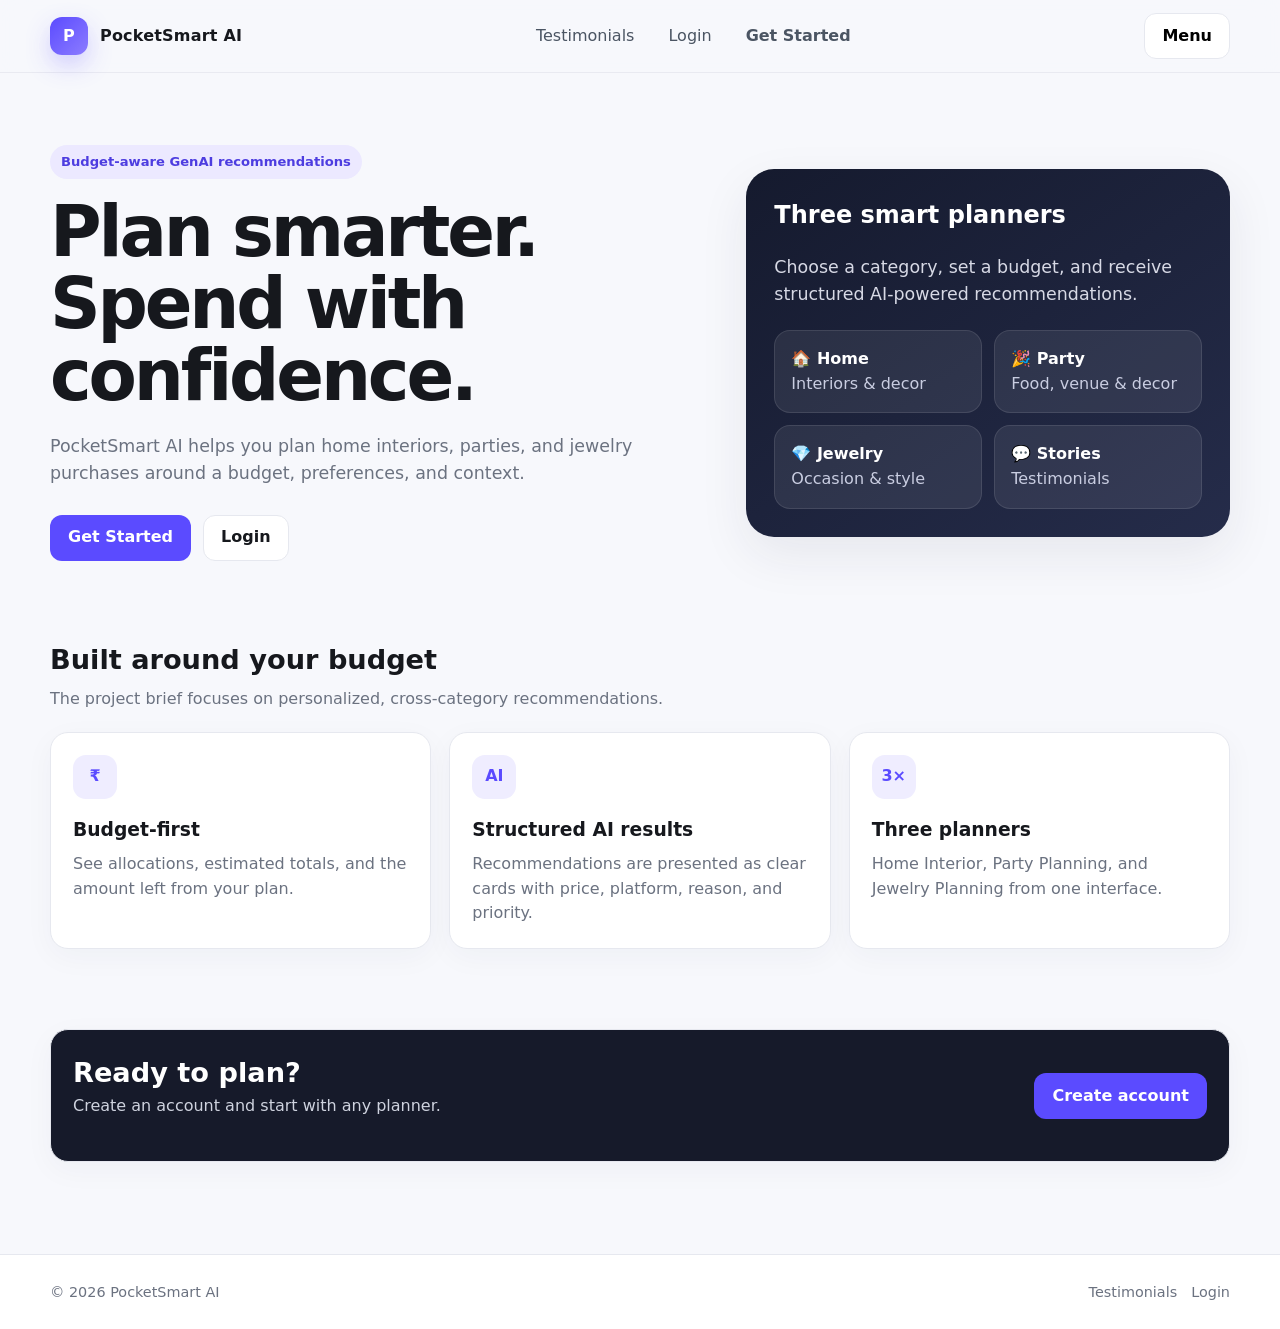
<file: pocketsmart_frontend/index.html>
<!doctype html>
<html lang="en">
<head>
  <meta charset="utf-8">
  <meta name="viewport" content="width=device-width,initial-scale=1">
  <title>PocketSmart AI</title>
  <meta http-equiv="refresh" content="0; url=templates/index.html">
  <script>
    window.location.replace('templates/index.html');
  </script>
</head>
<body>
  <p>Opening PocketSmart AI…</p>
  <p><a href="templates/index.html">Open PocketSmart AI</a></p>
</body>
</html>
</file>
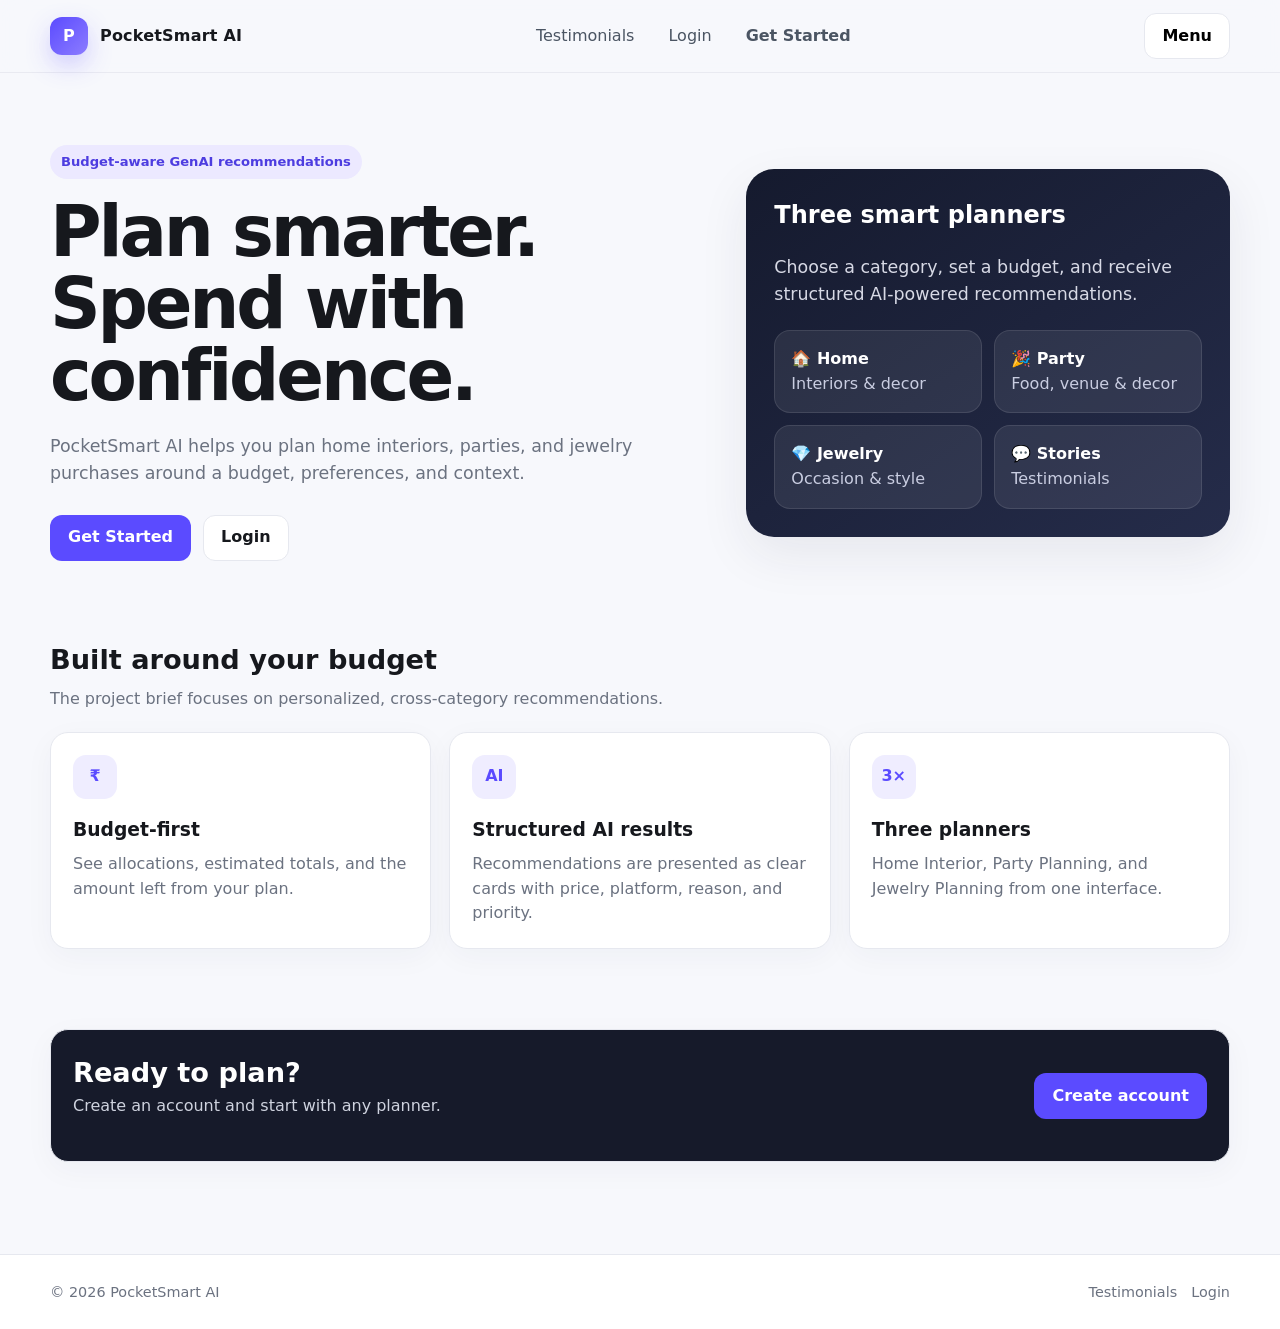
<file: pocketsmart_frontend/templates/index.html>
<!doctype html>
<html lang="en"><head><meta charset="utf-8"><meta name="viewport" content="width=device-width,initial-scale=1"><title>PocketSmart AI</title><link rel="stylesheet" href="../static/css/style.css"></head>
<body><header class="nav"><div class="container nav-inner"><a class="brand" href="index.html"><span class="brand-mark">P</span><span>PocketSmart AI</span></a><nav class="nav-links" data-auth-nav></nav><button class="btn btn-secondary mobile-menu" onclick="document.querySelector('.nav-links').classList.toggle('show')">Menu</button></div></header>
<main><section class="hero"><div class="container hero-grid"><div><span class="eyebrow">Budget-aware GenAI recommendations</span><h1>Plan smarter. Spend with confidence.</h1><p>PocketSmart AI helps you plan home interiors, parties, and jewelry purchases around a budget, preferences, and context.</p><div class="hero-actions"><a class="btn btn-primary" href="register.html">Get Started</a><a class="btn btn-secondary" href="login.html">Login</a></div></div><div class="hero-card"><h2 style="margin-top:0">Three smart planners</h2><p style="color:#d7d9e5">Choose a category, set a budget, and receive structured AI-powered recommendations.</p><div class="mini-grid"><a class="mini-card" href="home_planner.html"><strong>🏠 Home</strong><br><span style="color:#c9cde1">Interiors & decor</span></a><a class="mini-card" href="party_planner.html"><strong>🎉 Party</strong><br><span style="color:#c9cde1">Food, venue & decor</span></a><a class="mini-card" href="jewelry_planner.html"><strong>💎 Jewelry</strong><br><span style="color:#c9cde1">Occasion & style</span></a><a class="mini-card" href="testimonials.html"><strong>💬 Stories</strong><br><span style="color:#c9cde1">Testimonials</span></a></div></div></div></section>
<section class="section"><div class="container"><div class="section-head"><div><h2>Built around your budget</h2><p>The project brief focuses on personalized, cross-category recommendations.</p></div></div><div class="cards"><div class="card"><div class="icon-box">₹</div><h3>Budget-first</h3><p>See allocations, estimated totals, and the amount left from your plan.</p></div><div class="card"><div class="icon-box">AI</div><h3>Structured AI results</h3><p>Recommendations are presented as clear cards with price, platform, reason, and priority.</p></div><div class="card"><div class="icon-box">3×</div><h3>Three planners</h3><p>Home Interior, Party Planning, and Jewelry Planning from one interface.</p></div></div></div></section>
<section class="section"><div class="container"><div class="card" style="background:#161a2a;color:#fff"><div class="section-head"><div><h2>Ready to plan?</h2><p style="color:#cfd3df">Create an account and start with any planner.</p></div><a class="btn btn-primary" href="register.html">Create account</a></div></div></div></section></main>
<footer class="footer site-footer"><div class="container footer-inner"><span>© <span data-year></span> PocketSmart AI</span><div class="footer-links"><a href="testimonials.html">Testimonials</a><a href="login.html">Login</a></div></div></footer><script src="../static/js/app.js"></script></body></html>
</file>
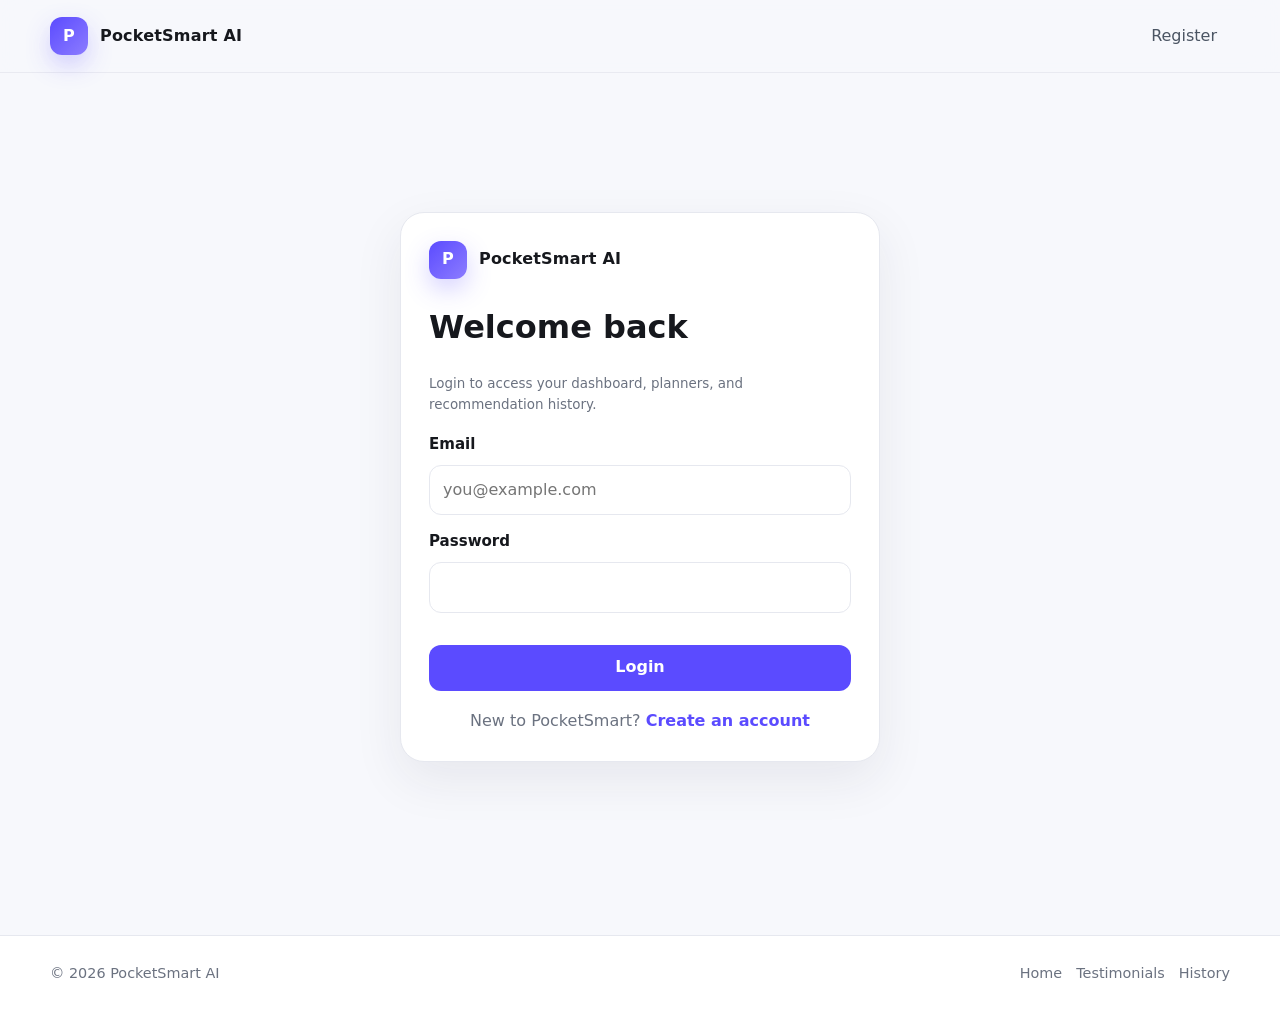
<file: pocketsmart_frontend/templates/dashboard.html>
<!doctype html><html lang="en"><head><meta charset="utf-8"><meta name="viewport" content="width=device-width,initial-scale=1"><title>Dashboard · PocketSmart AI</title><link rel="stylesheet" href="../static/css/style.css"></head><body data-auth-required="true"><header class="nav"><div class="container nav-inner"><a class="brand" href="index.html"><span class="brand-mark">P</span><span>PocketSmart AI</span></a><nav class="nav-links" data-auth-nav></nav></div></header><main class="page"><div class="container"><div class="section-head"><div><span class="eyebrow">Dashboard</span><h1>Welcome, <span id="welcomeName">User</span></h1><p>Recent recommendations, session details, and planner shortcuts.</p></div></div><div class="stats"><div class="stat"><div class="label">Saved plans</div><div class="value" id="historyCount">—</div></div><div class="stat"><div class="label">Session expires</div><div class="value" id="sessionExpiry" style="font-size:1rem">—</div></div><div class="stat"><div class="label">Planners</div><div class="value">3</div></div><div class="stat"><div class="label">AI engine</div><div class="value">Gemini</div></div></div><section class="section"><div class="section-head"><div><h2>Start a planner</h2><p>Choose the domain you want to plan.</p></div></div><div class="cards"><a class="card" href="home_planner.html"><div class="icon-box">🏠</div><h3>Home Interior</h3><p>Budget your rooms, furniture, lighting, and decor.</p></a><a class="card" href="party_planner.html"><div class="icon-box">🎉</div><h3>Party Planning</h3><p>Plan food, venues, decoration, and event needs.</p></a><a class="card" href="jewelry_planner.html"><div class="icon-box">💎</div><h3>Jewelry</h3><p>Match jewelry to occasion, style, and optional outfit image.</p></a></div></section><section class="section"><div class="section-head"><div><h2>Recent recommendations</h2><p>Your saved results from the recommendation history.</p></div><a class="btn btn-secondary" href="history.html">View history</a></div><div id="recentRoot" class="cards"><div class="loading">Loading…</div></div></section></div></main><div class="toast" id="toast"></div><script src="../static/js/app.js"></script><script src="../static/js/dashboard.js"></script></body></html>
</file>
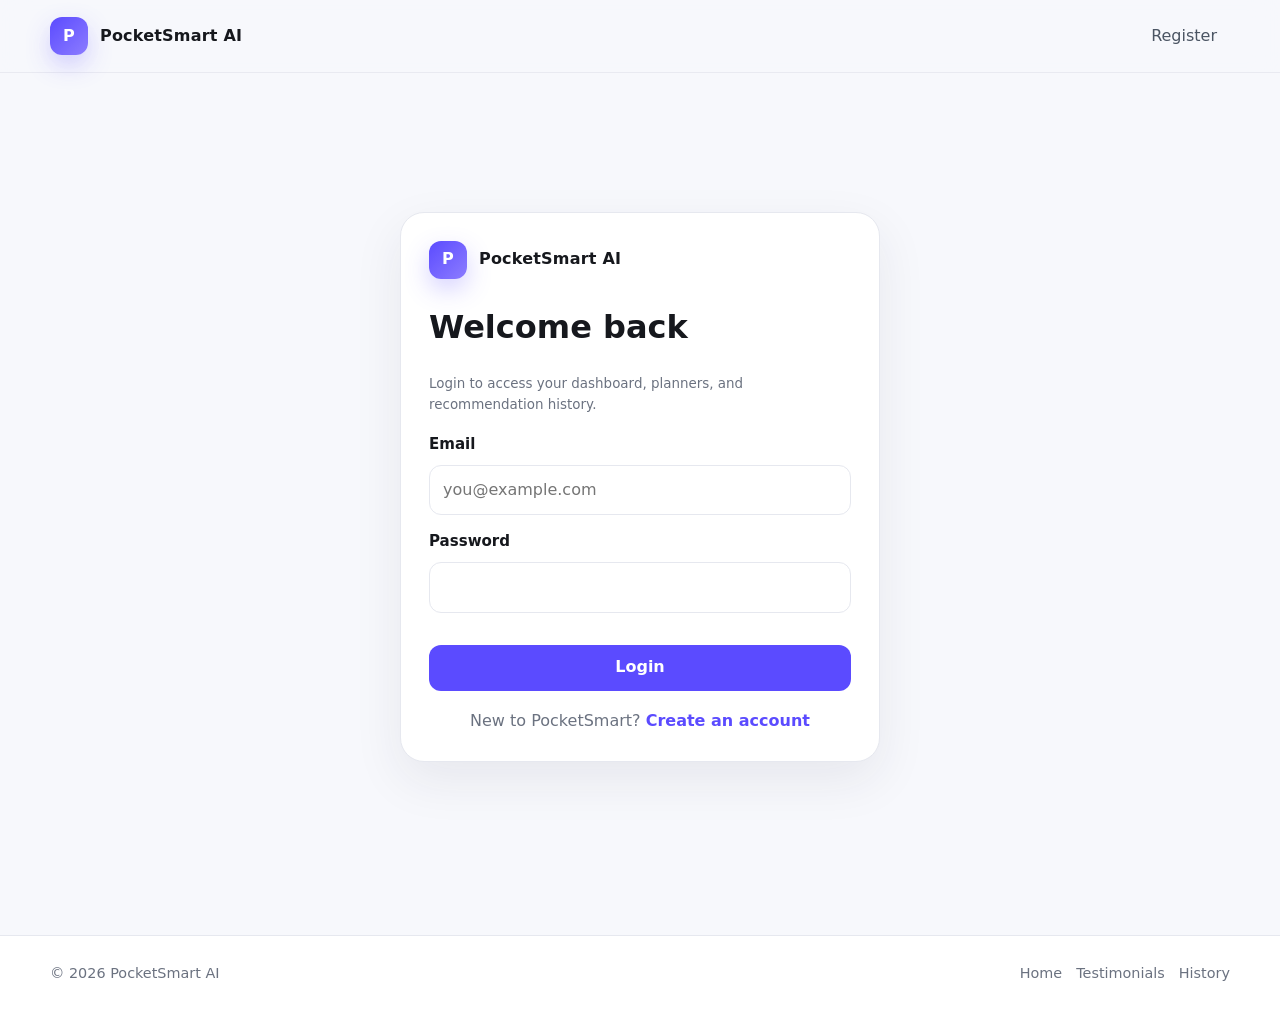
<file: pocketsmart_frontend/templates/history.html>
<!doctype html><html lang="en"><head><meta charset="utf-8"><meta name="viewport" content="width=device-width,initial-scale=1"><title>Recommendation History · PocketSmart AI</title><link rel="stylesheet" href="../static/css/style.css"></head><body data-auth-required="true"><header class="nav"><div class="container nav-inner"><a class="brand" href="index.html"><span class="brand-mark">P</span><span>PocketSmart AI</span></a><nav class="nav-links" data-auth-nav></nav></div></header><main class="page"><div class="container"><div class="section-head"><div><span class="eyebrow">Recommendation History</span><h1>Your saved plans</h1><p>Review previous Home, Party, and Jewelry recommendations.</p></div></div><div id="historyRoot"><div class="loading">Loading history…</div></div></div></main><div class="toast" id="toast"></div><script src="../static/js/app.js"></script><script src="../static/js/history.js"></script></body></html>
</file>
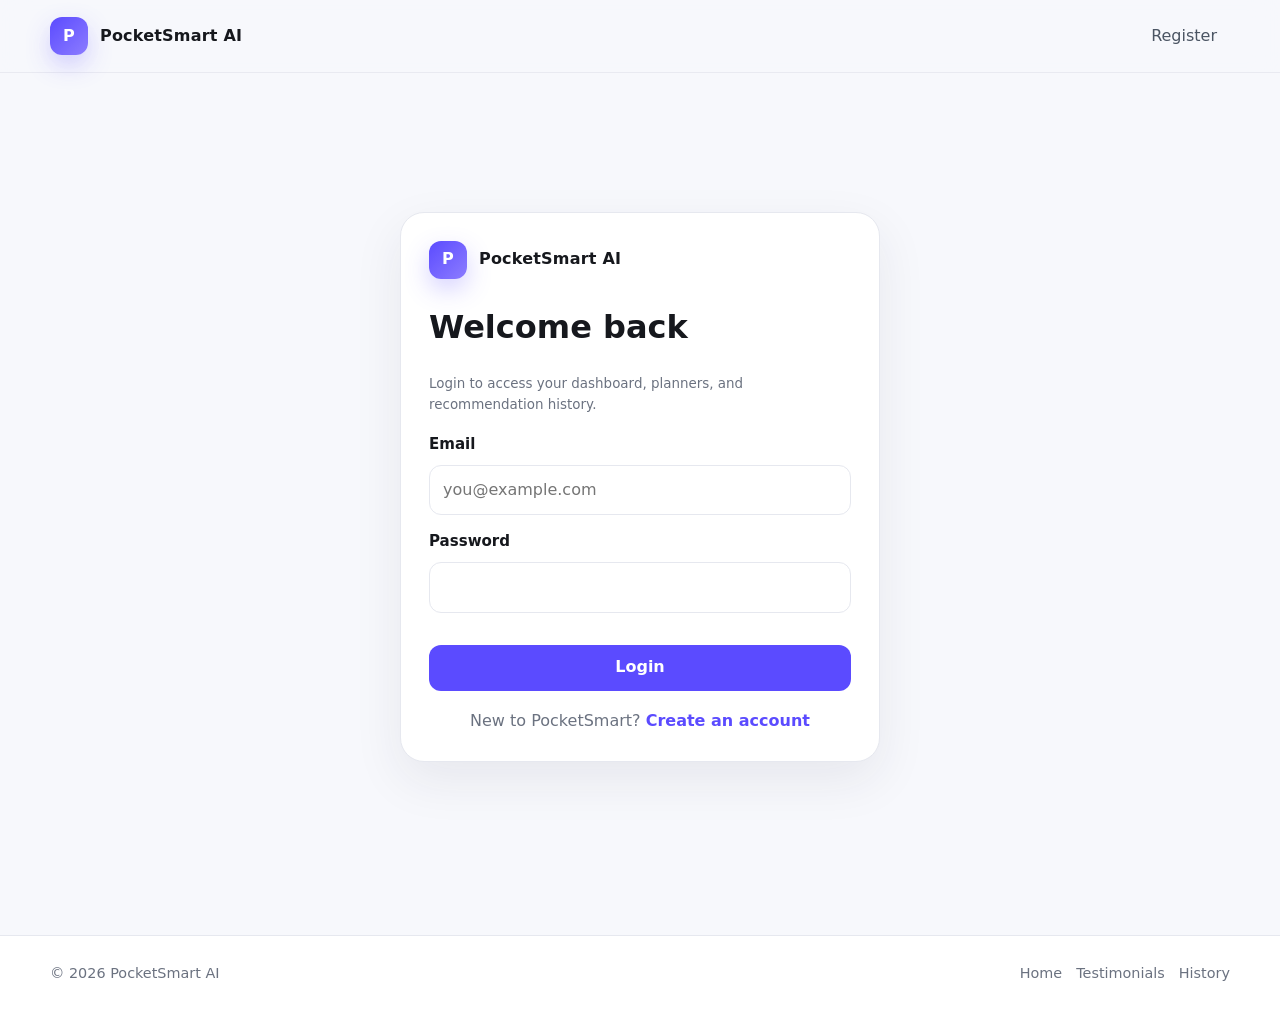
<file: pocketsmart_frontend/templates/home_planner.html>
<!doctype html><html lang="en"><head><meta charset="utf-8"><meta name="viewport" content="width=device-width,initial-scale=1"><title>Home Interior Planner · PocketSmart AI</title><link rel="stylesheet" href="../static/css/style.css"></head><body data-auth-required="true"><header class="nav"><div class="container nav-inner"><a class="brand" href="index.html"><span class="brand-mark">P</span><span>PocketSmart AI</span></a><nav class="nav-links" data-auth-nav></nav></div></header><main class="page"><div class="container form-shell"><div class="section-head"><div><span class="eyebrow">Home Interior Planner</span><h1>Build your home plan around a budget</h1><p>Enter rooms, items, quantities, and style preferences.</p></div></div><form class="card" onsubmit="submitHome(event)"><div class="form-grid"><div class="form-group"><label>Total budget (INR)</label><input name="budget" type="number" min="1" required placeholder="100000"></div><div class="form-group"><label>City</label><input name="city" placeholder="Chennai"></div><div class="form-group full"><label>Rooms</label><input name="rooms" required placeholder="Living Room, Bedroom"></div><div class="form-group"><label>Overall style</label><input name="style" placeholder="Modern"></div><div class="form-group"><label>Notes</label><input name="notes" placeholder="Prefer durable products"></div></div><div style="margin-top:20px"><div class="section-head" style="margin-bottom:10px"><div><h2 style="font-size:1.15rem">Items</h2><p>Add furniture, lighting, decor, and other needs.</p></div><button type="button" class="btn btn-secondary" onclick="addHomeItem()">+ Add item</button></div><div id="homeItems"><div class="card" data-home-item style="padding:16px"><div class="form-grid"><div class="form-group"><label>Item</label><input class="item-name" placeholder="Sofa" required></div><div class="form-group"><label>Quantity</label><input class="item-qty" type="number" min="1" value="1" required></div><div class="form-group"><label>Preferred style</label><input class="item-style" placeholder="Modern"></div><div class="form-group"><label>&nbsp;</label><button type="button" class="btn btn-secondary" onclick="this.closest('[data-home-item]').remove()">Remove item</button></div></div></div></div></div><div id="formStatus" style="margin-top:16px"></div><div class="form-actions"><a class="btn btn-secondary" href="dashboard.html">Cancel</a><button class="btn btn-primary">Generate Home Recommendations</button></div></form></div></main><script src="../static/js/app.js"></script><script src="../static/js/planners.js"></script></body></html>
</file>
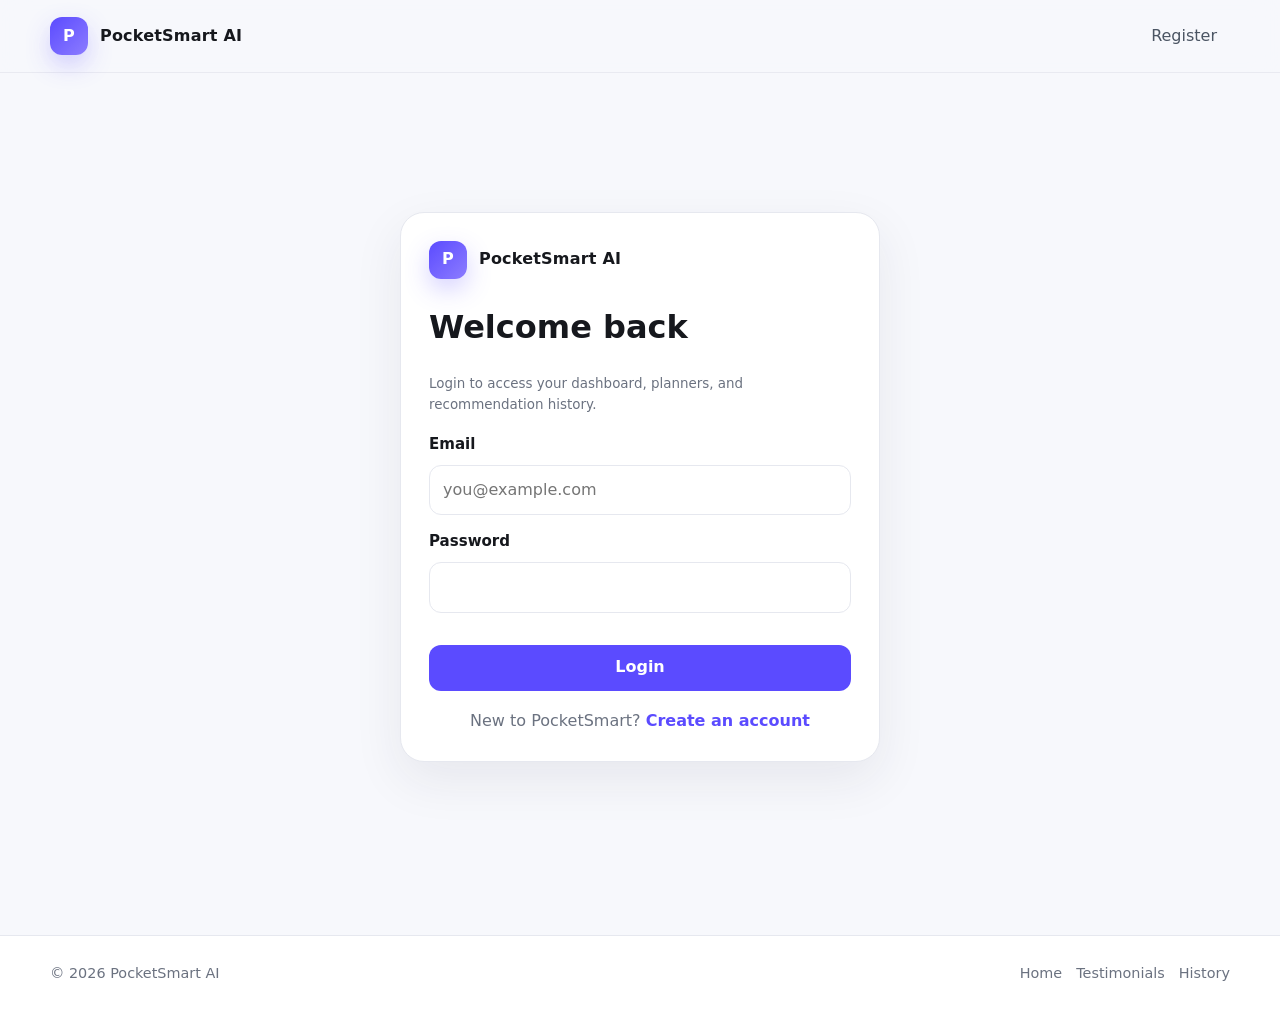
<file: pocketsmart_frontend/templates/home_recommendations.html>
<!doctype html><html lang="en"><head><meta charset="utf-8"><meta name="viewport" content="width=device-width,initial-scale=1"><title>Home Recommendations · PocketSmart AI</title><link rel="stylesheet" href="../static/css/style.css"></head><body data-auth-required="true"><header class="nav"><div class="container nav-inner"><a class="brand" href="index.html"><span class="brand-mark">P</span><span>PocketSmart AI</span></a><nav class="nav-links" data-auth-nav></nav></div></header><main class="page"><div class="container"><div class="section-head"><div><span class="eyebrow">Home Recommendations</span><h1>Your AI-generated home plan</h1><p id="summary"></p></div><a class="btn btn-secondary" href="home_planner.html">New plan</a></div><div class="stats"><div class="stat"><div class="label">Budget</div><div class="value" id="budgetStat">—</div></div><div class="stat"><div class="label">Estimated total</div><div class="value" id="totalStat">—</div></div><div class="stat"><div class="label">Remaining</div><div class="value" id="remainingStat">—</div></div><div class="stat"><div class="label">Source</div><div class="value" id="aiStat" style="font-size:1.05rem">—</div></div></div><section class="section"><div class="section-head"><div><h2>Budget allocation</h2></div></div><div id="allocationRoot"></div></section><section class="section"><div class="section-head"><div><h2>Recommended products</h2></div></div><div id="recommendationRoot"></div></section><div id="warningsRoot"></div></div></main><script src="../static/js/app.js"></script><script>document.addEventListener('DOMContentLoaded',()=>{if(requireAuth())renderResultPage('home')});</script></body></html>
</file>
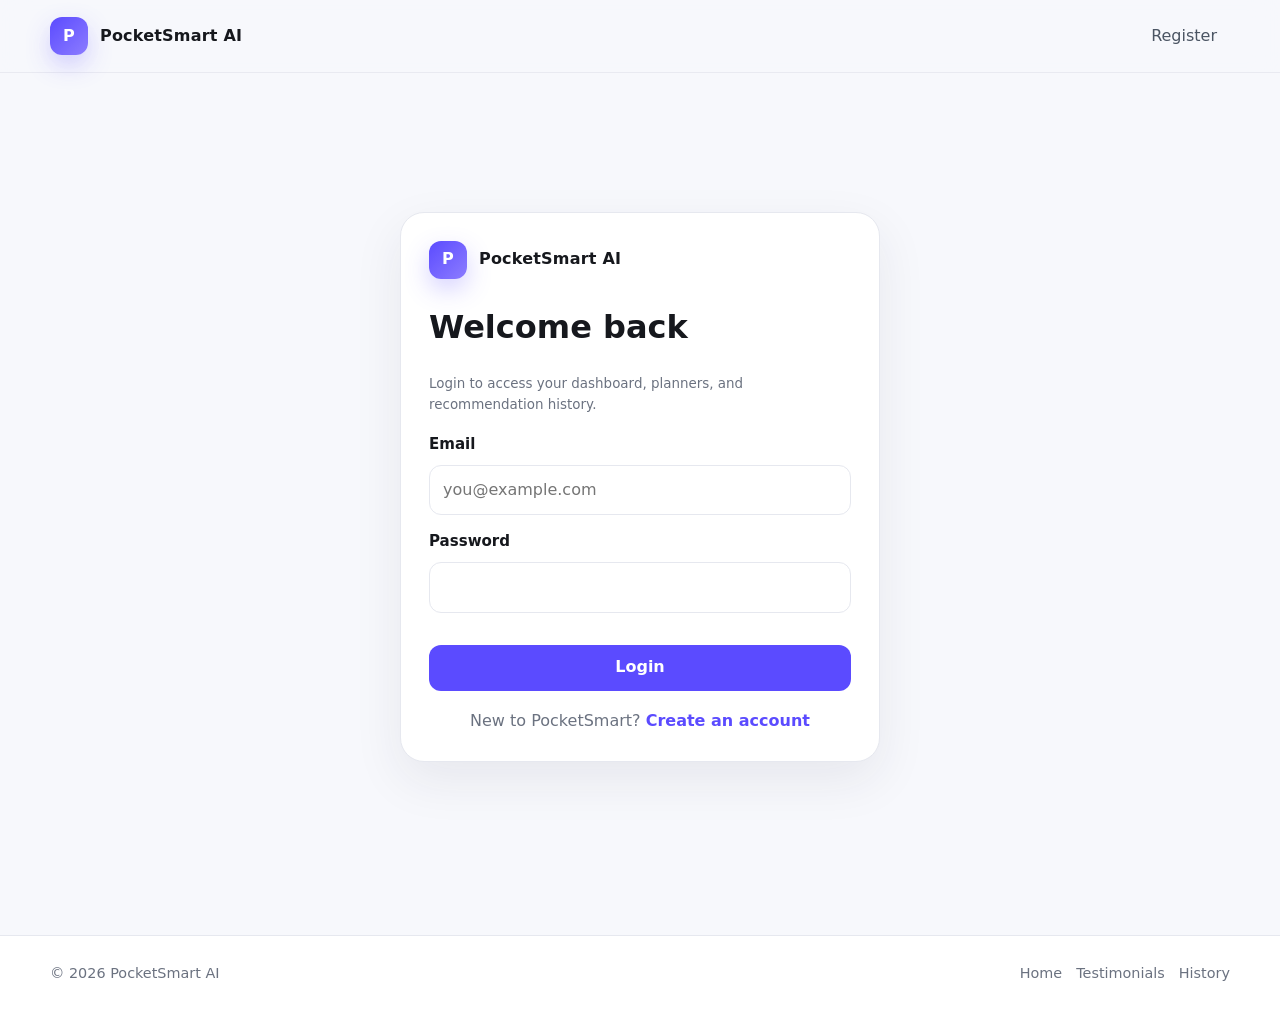
<file: pocketsmart_frontend/templates/jewelry_planner.html>
<!doctype html><html lang="en"><head><meta charset="utf-8"><meta name="viewport" content="width=device-width,initial-scale=1"><title>Jewelry Planner · PocketSmart AI</title><link rel="stylesheet" href="../static/css/style.css"></head><body data-auth-required="true"><header class="nav"><div class="container nav-inner"><a class="brand" href="index.html"><span class="brand-mark">P</span><span>PocketSmart AI</span></a><nav class="nav-links" data-auth-nav></nav></div></header><main class="page"><div class="container form-shell"><div class="section-head"><div><span class="eyebrow">Jewelry Budget Planner</span><h1>Find jewelry for the occasion and style</h1><p>Use text preferences and optionally upload an outfit image for visual coordination.</p></div></div><form class="card" enctype="multipart/form-data" onsubmit="submitJewelry(event)"><div class="form-grid"><div class="form-group"><label>Budget (INR)</label><input name="budget" type="number" min="1" required placeholder="10000"></div><div class="form-group"><label>Occasion</label><input name="occasion" required placeholder="Wedding"></div><div class="form-group"><label>Style</label><input name="style" placeholder="Elegant"></div><div class="form-group"><label>Metal preference</label><input name="metal_preference" placeholder="Silver"></div><div class="form-group"><label>Outfit color</label><input name="outfit_color" placeholder="Dark green"></div><div class="form-group"><label>Outfit image (optional)</label><input id="outfit_image" name="outfit_image" type="file" accept="image/jpeg,image/png,image/webp"></div><div class="form-group full"><label>Notes</label><textarea name="notes" placeholder="Use the uploaded outfit image to match the jewelry with the outfit's colors and overall style. Prefer elegant, minimalist pieces and keep the total cost within the budget."></textarea><div class="help">Accepted image types: JPEG, PNG, WEBP. The upload is optional.</div><div id="imagePreview" class="preview"><img id="previewImg" alt="Outfit preview"></div></div></div><div id="formStatus" style="margin-top:16px"></div><div class="form-actions"><a class="btn btn-secondary" href="dashboard.html">Cancel</a><button class="btn btn-primary">Generate Jewelry Recommendations</button></div></form></div></main><script src="../static/js/app.js"></script><script src="../static/js/planners.js"></script></body></html>
</file>
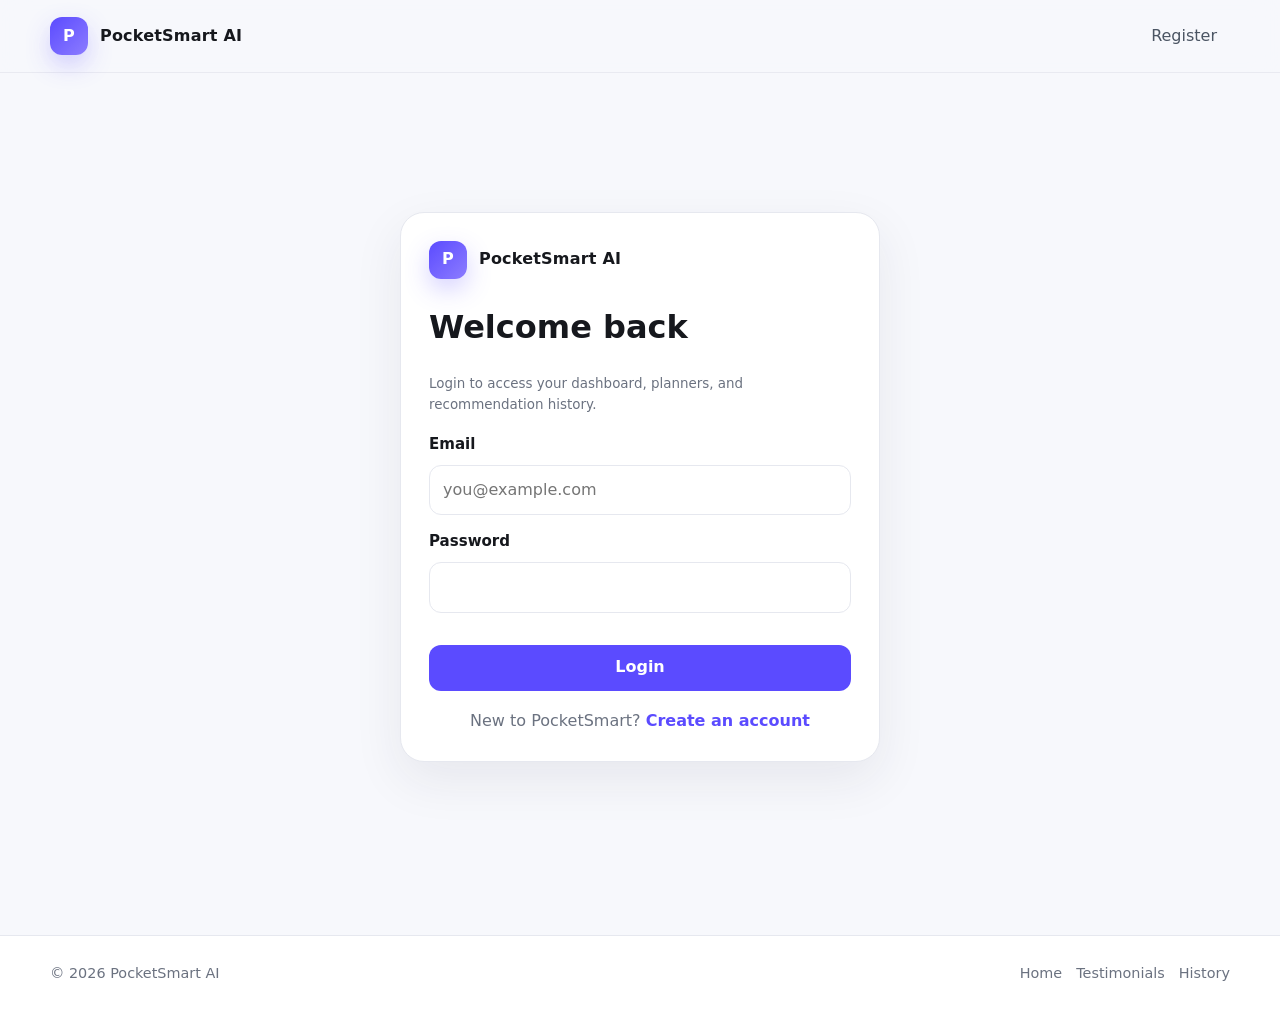
<file: pocketsmart_frontend/templates/jewelry_recommendations.html>
<!doctype html><html lang="en"><head><meta charset="utf-8"><meta name="viewport" content="width=device-width,initial-scale=1"><title>Jewelry Recommendations · PocketSmart AI</title><link rel="stylesheet" href="../static/css/style.css"></head><body data-auth-required="true"><header class="nav"><div class="container nav-inner"><a class="brand" href="index.html"><span class="brand-mark">P</span><span>PocketSmart AI</span></a><nav class="nav-links" data-auth-nav></nav></div></header><main class="page"><div class="container"><div class="section-head"><div><span class="eyebrow">Jewelry Recommendations</span><h1>Your personalized jewelry plan</h1><p id="summary"></p></div><a class="btn btn-secondary" href="jewelry_planner.html">New plan</a></div><div class="stats"><div class="stat"><div class="label">Budget</div><div class="value" id="budgetStat">—</div></div><div class="stat"><div class="label">Estimated total</div><div class="value" id="totalStat">—</div></div><div class="stat"><div class="label">Remaining</div><div class="value" id="remainingStat">—</div></div><div class="stat"><div class="label">Source</div><div class="value" id="aiStat" style="font-size:1.05rem">—</div></div></div><section class="section"><div class="section-head"><div><h2>Budget allocation</h2></div></div><div id="allocationRoot"></div></section><section class="section"><div class="section-head"><div><h2>Jewelry recommendations</h2><p>Use the platform links to continue your shopping/search journey.</p></div></div><div id="recommendationRoot"></div></section><div id="warningsRoot"></div></div></main><script src="../static/js/app.js"></script><script>document.addEventListener('DOMContentLoaded',()=>{if(requireAuth())renderResultPage('jewelry')});</script></body></html>
</file>
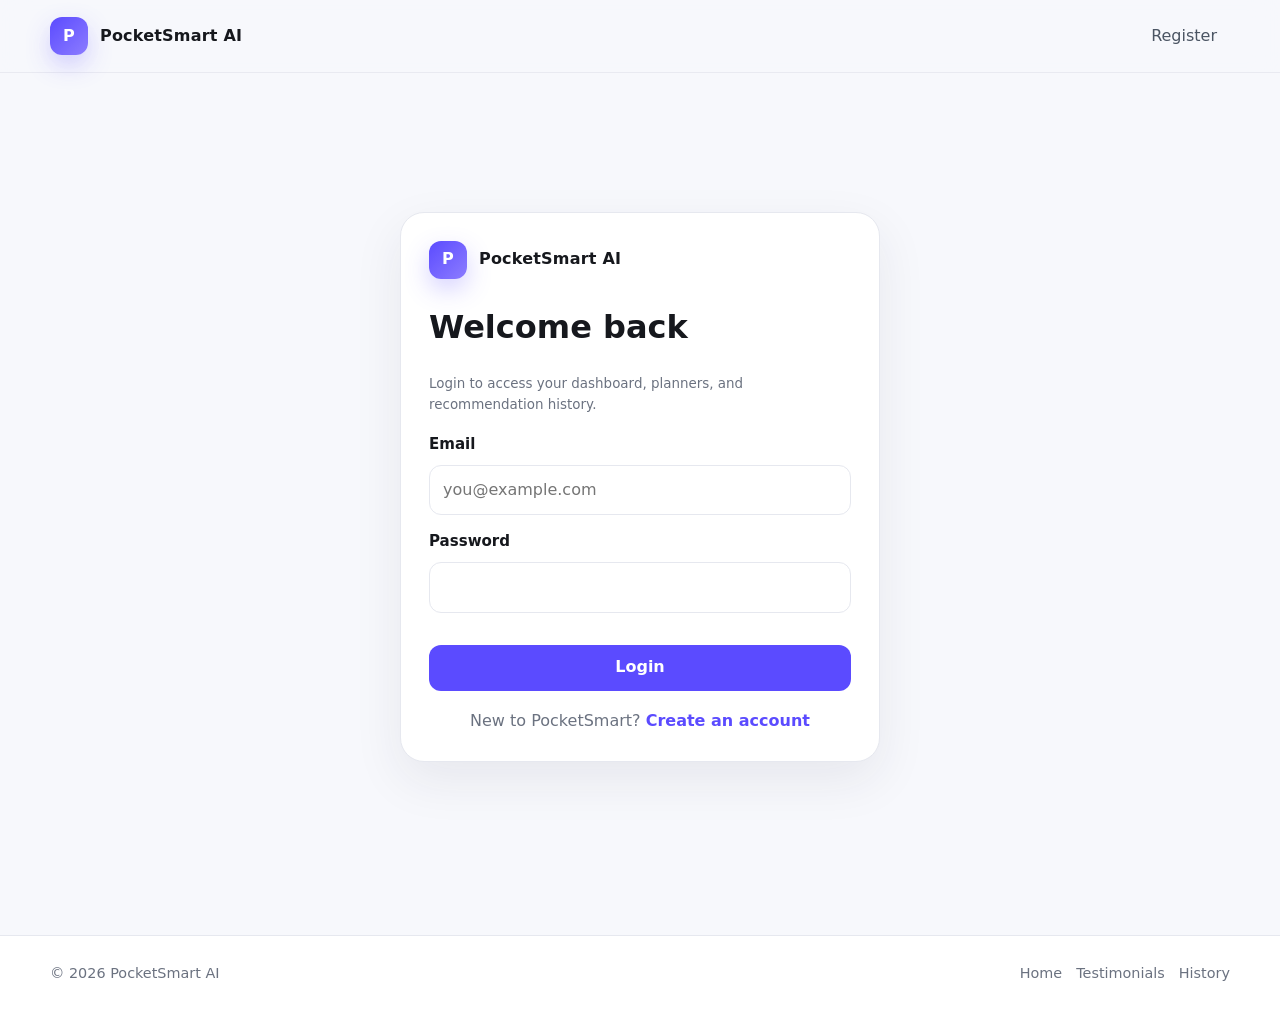
<file: pocketsmart_frontend/templates/login.html>
<!doctype html><html lang="en"><head><meta charset="utf-8"><meta name="viewport" content="width=device-width,initial-scale=1"><title>Login · PocketSmart AI</title><link rel="stylesheet" href="../static/css/style.css"></head><body><header class="nav"><div class="container nav-inner"><a class="brand" href="index.html"><span class="brand-mark">P</span><span>PocketSmart AI</span></a><nav class="nav-links"><a href="register.html">Register</a></nav></div></header><main class="auth-page"><div class="auth-card"><a class="brand" href="index.html"><span class="brand-mark">P</span><span>PocketSmart AI</span></a><h1>Welcome back</h1><p class="help">Login to access your dashboard, planners, and recommendation history.</p><form onsubmit="submitLogin(event)"><div class="form-group" style="margin-top:18px"><label>Email</label><input name="email" type="email" required placeholder="you@example.com"></div><div class="form-group" style="margin-top:15px"><label>Password</label><input name="password" type="password" required></div><div id="formStatus" style="margin-top:14px"></div><button class="btn btn-primary" style="width:100%;margin-top:18px">Login</button></form><div class="auth-foot">New to PocketSmart? <a style="color:var(--primary);font-weight:700" href="register.html">Create an account</a></div></div></main><script src="../static/js/app.js"></script><script src="../static/js/auth.js"></script></body></html>
</file>
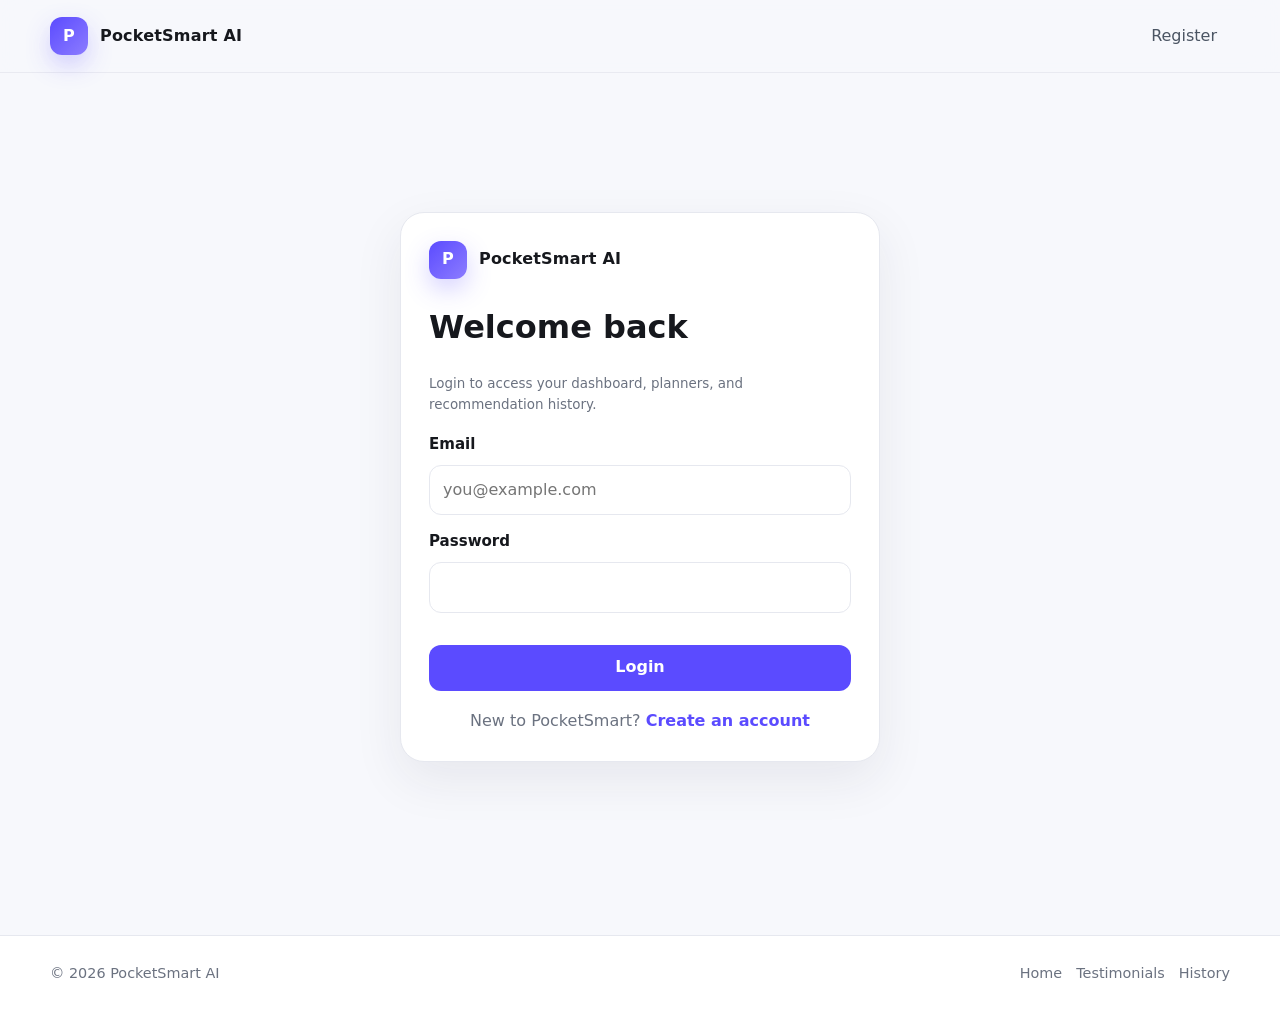
<file: pocketsmart_frontend/templates/party_planner.html>
<!doctype html><html lang="en"><head><meta charset="utf-8"><meta name="viewport" content="width=device-width,initial-scale=1"><title>Party Planner · PocketSmart AI</title><link rel="stylesheet" href="../static/css/style.css"></head><body data-auth-required="true"><header class="nav"><div class="container nav-inner"><a class="brand" href="index.html"><span class="brand-mark">P</span><span>PocketSmart AI</span></a><nav class="nav-links" data-auth-nav></nav></div></header><main class="page"><div class="container form-shell"><div class="section-head"><div><span class="eyebrow">Party Budget Planner</span><h1>Plan your event around a total budget</h1><p>Set your guest count, event type, venue, food preference, and decoration style.</p></div></div><form class="card" onsubmit="submitParty(event)"><div class="form-grid"><div class="form-group"><label>Total budget (INR)</label><input name="budget" type="number" min="1" required placeholder="50000"></div><div class="form-group"><label>Guest count</label><input name="guest_count" type="number" min="1" required placeholder="50"></div><div class="form-group"><label>Event type</label><input name="event_type" required placeholder="Birthday Party"></div><div class="form-group"><label>Venue</label><input name="venue" placeholder="Banquet Hall"></div><div class="form-group"><label>City</label><input name="city" placeholder="Chennai"></div><div class="form-group"><label>Food preference</label><input name="food_preference" placeholder="Vegetarian"></div><div class="form-group"><label>Decoration style</label><input name="decoration_style" placeholder="Modern and colorful"></div><div class="form-group"><label>Notes</label><input name="notes" placeholder="Prefer simple elegant decorations"></div></div><div id="formStatus" style="margin-top:16px"></div><div class="form-actions"><a class="btn btn-secondary" href="dashboard.html">Cancel</a><button class="btn btn-primary">Generate Party Recommendations</button></div></form></div></main><script src="../static/js/app.js"></script><script src="../static/js/planners.js"></script></body></html>
</file>
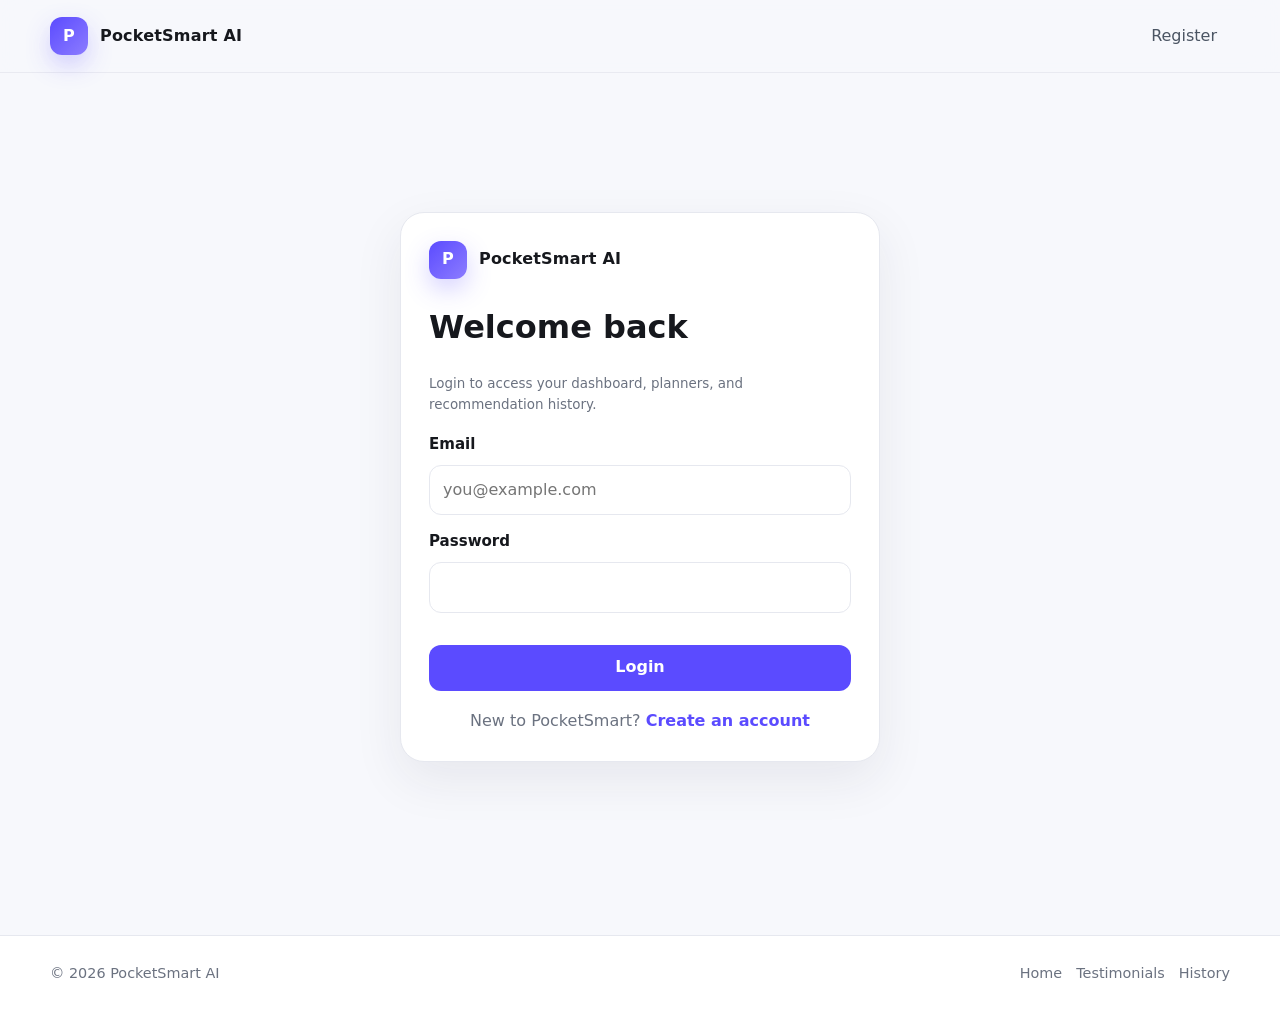
<file: pocketsmart_frontend/templates/party_recommendations.html>
<!doctype html><html lang="en"><head><meta charset="utf-8"><meta name="viewport" content="width=device-width,initial-scale=1"><title>Party Recommendations · PocketSmart AI</title><link rel="stylesheet" href="../static/css/style.css"></head><body data-auth-required="true"><header class="nav"><div class="container nav-inner"><a class="brand" href="index.html"><span class="brand-mark">P</span><span>PocketSmart AI</span></a><nav class="nav-links" data-auth-nav></nav></div></header><main class="page"><div class="container"><div class="section-head"><div><span class="eyebrow">Party Recommendations</span><h1>Your AI-generated event plan</h1><p id="summary"></p></div><a class="btn btn-secondary" href="party_planner.html">New plan</a></div><div class="stats"><div class="stat"><div class="label">Budget</div><div class="value" id="budgetStat">—</div></div><div class="stat"><div class="label">Estimated total</div><div class="value" id="totalStat">—</div></div><div class="stat"><div class="label">Remaining</div><div class="value" id="remainingStat">—</div></div><div class="stat"><div class="label">Source</div><div class="value" id="aiStat" style="font-size:1.05rem">—</div></div></div><section class="section"><div class="section-head"><div><h2>Budget allocation</h2></div></div><div id="allocationRoot"></div></section><section class="section"><div class="section-head"><div><h2>Party recommendations</h2></div></div><div id="recommendationRoot"></div></section><div id="warningsRoot"></div></div></main><script src="../static/js/app.js"></script><script>document.addEventListener('DOMContentLoaded',()=>{if(requireAuth())renderResultPage('party')});</script></body></html>
</file>
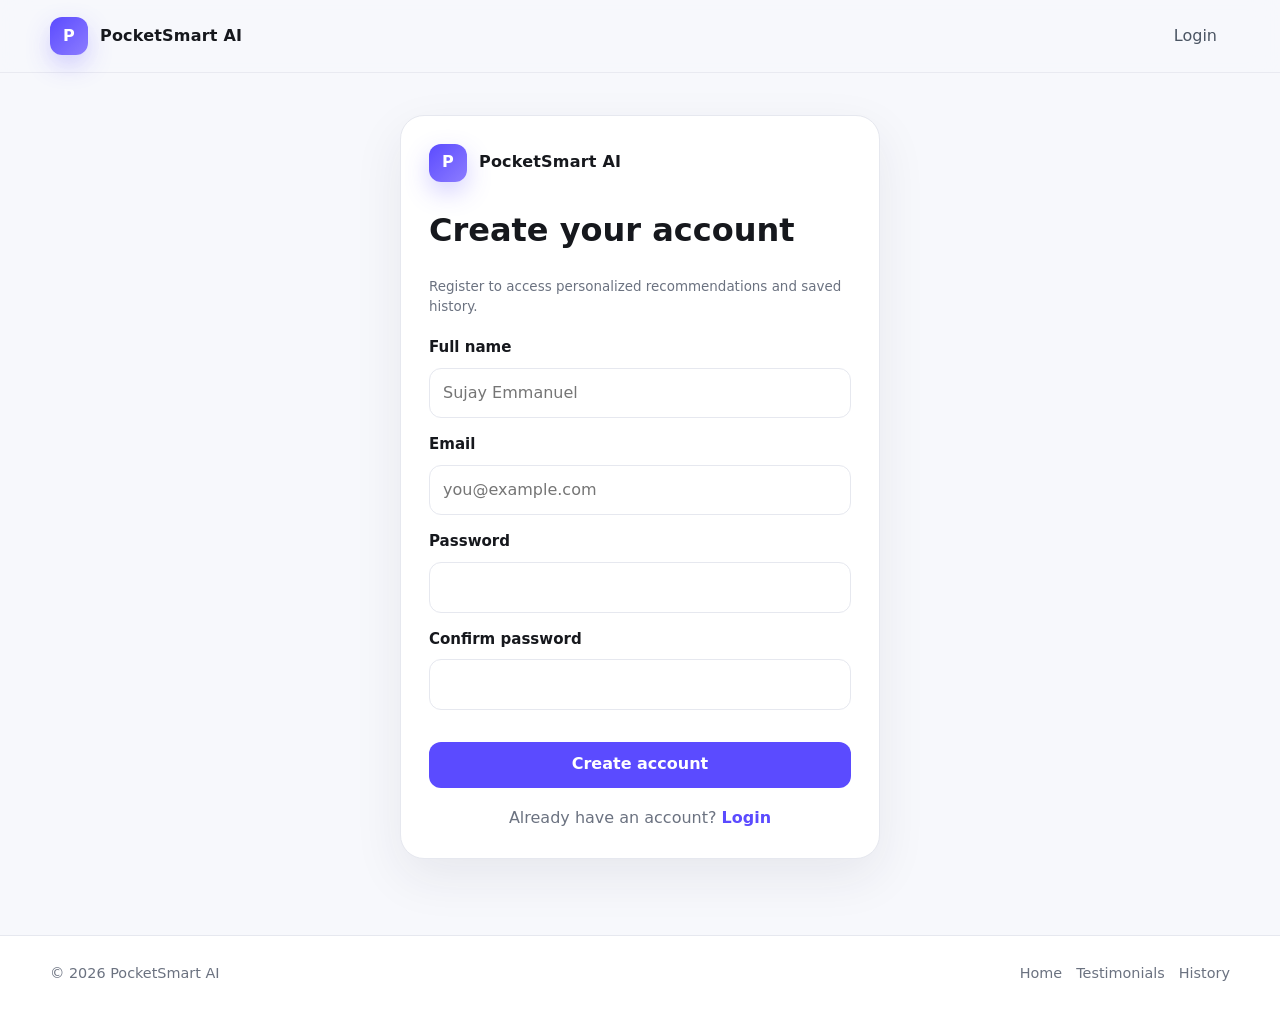
<file: pocketsmart_frontend/templates/register.html>
<!doctype html><html lang="en"><head><meta charset="utf-8"><meta name="viewport" content="width=device-width,initial-scale=1"><title>Register · PocketSmart AI</title><link rel="stylesheet" href="../static/css/style.css"></head><body><header class="nav"><div class="container nav-inner"><a class="brand" href="index.html"><span class="brand-mark">P</span><span>PocketSmart AI</span></a><nav class="nav-links"><a href="login.html">Login</a></nav></div></header><main class="auth-page"><div class="auth-card"><a class="brand" href="index.html"><span class="brand-mark">P</span><span>PocketSmart AI</span></a><h1>Create your account</h1><p class="help">Register to access personalized recommendations and saved history.</p><form onsubmit="submitRegister(event)"><div class="form-group" style="margin-top:18px"><label>Full name</label><input name="full_name" minlength="2" maxlength="120" required placeholder="Sujay Emmanuel"></div><div class="form-group" style="margin-top:15px"><label>Email</label><input name="email" type="email" required placeholder="you@example.com"></div><div class="form-group" style="margin-top:15px"><label>Password</label><input name="password" type="password" minlength="8" maxlength="128" required></div><div class="form-group" style="margin-top:15px"><label>Confirm password</label><input name="confirm_password" type="password" minlength="8" required></div><div id="formStatus" style="margin-top:14px"></div><button class="btn btn-primary" style="width:100%;margin-top:18px">Create account</button></form><div class="auth-foot">Already have an account? <a style="color:var(--primary);font-weight:700" href="login.html">Login</a></div></div></main><script src="../static/js/app.js"></script><script src="../static/js/auth.js"></script></body></html>
</file>
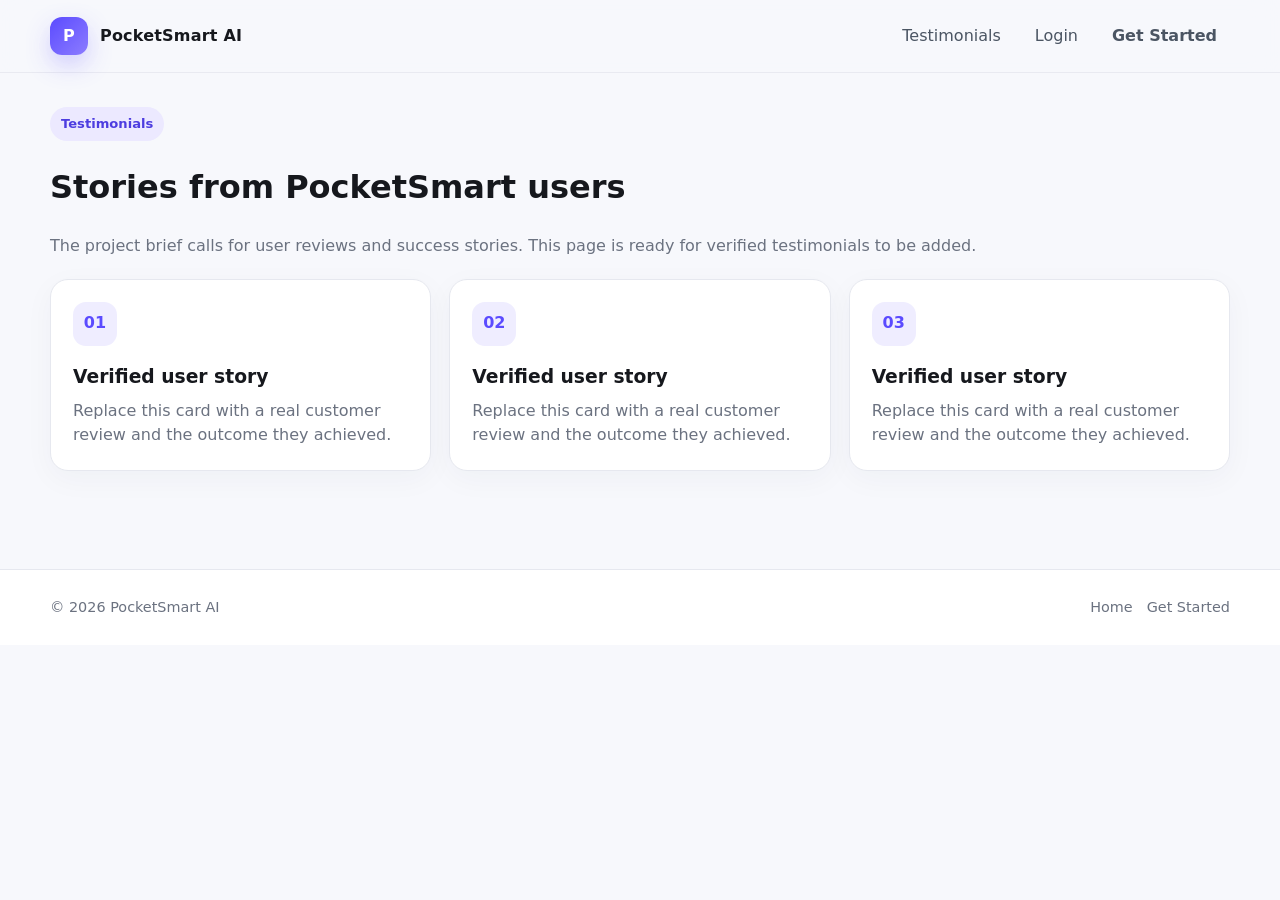
<file: pocketsmart_frontend/templates/testimonials.html>
<!doctype html><html lang="en"><head><meta charset="utf-8"><meta name="viewport" content="width=device-width,initial-scale=1"><title>Testimonials · PocketSmart AI</title><link rel="stylesheet" href="../static/css/style.css"></head><body><header class="nav"><div class="container nav-inner"><a class="brand" href="index.html"><span class="brand-mark">P</span><span>PocketSmart AI</span></a><nav class="nav-links" data-auth-nav></nav></div></header><main class="page"><div class="container"><div class="section-head"><div><span class="eyebrow">Testimonials</span><h1>Stories from PocketSmart users</h1><p>The project brief calls for user reviews and success stories. This page is ready for verified testimonials to be added.</p></div></div><div class="cards"><div class="card"><div class="icon-box">01</div><h3>Verified user story</h3><p>Replace this card with a real customer review and the outcome they achieved.</p></div><div class="card"><div class="icon-box">02</div><h3>Verified user story</h3><p>Replace this card with a real customer review and the outcome they achieved.</p></div><div class="card"><div class="icon-box">03</div><h3>Verified user story</h3><p>Replace this card with a real customer review and the outcome they achieved.</p></div></div></div></main><footer class="footer site-footer"><div class="container footer-inner"><span>© <span data-year></span> PocketSmart AI</span><div class="footer-links"><a href="index.html">Home</a><a href="register.html">Get Started</a></div></div></footer><script src="../static/js/app.js"></script></body></html>
</file>
<file: pocketsmart_frontend/static/css/style.css>
:root {
  --bg: #f7f8fc;
  --surface: #ffffff;
  --surface-soft: #f0f3fa;
  --text: #16181d;
  --muted: #6b7280;
  --line: #e6e8ef;
  --primary: #5b4bff;
  --primary-dark: #4636db;
  --accent: #17a673;
  --warning: #b7791f;
  --danger: #c53030;
  --shadow: 0 18px 50px rgba(35, 39, 70, .08);
  --radius: 18px;
}

* { box-sizing: border-box; }
html { scroll-behavior: smooth; }
body {
  margin: 0;
  font-family: Inter, ui-sans-serif, system-ui, -apple-system, BlinkMacSystemFont, "Segoe UI", sans-serif;
  background: var(--bg);
  color: var(--text);
  line-height: 1.55;
}
a { color: inherit; text-decoration: none; }
button, input, select, textarea { font: inherit; }
button { cursor: pointer; }
img { max-width: 100%; display: block; }

.container { width: min(1180px, calc(100% - 32px)); margin: 0 auto; }
.page { padding: 34px 0 64px; }

.nav {
  position: sticky;
  top: 0;
  z-index: 30;
  backdrop-filter: blur(14px);
  background: rgba(247,248,252,.9);
  border-bottom: 1px solid rgba(230,232,239,.8);
}
.nav-inner { min-height: 72px; display:flex; align-items:center; justify-content:space-between; gap:20px; }
.brand { display:flex; align-items:center; gap:12px; font-weight:800; letter-spacing:.2px; }
.brand-mark { width:38px; height:38px; border-radius:12px; display:grid; place-items:center; color:#fff; background:linear-gradient(135deg,var(--primary),#8c7cff); box-shadow:0 10px 24px rgba(91,75,255,.25); }
.nav-links { display:flex; align-items:center; gap:8px; flex-wrap:wrap; }
.nav-links a, .nav-links button { padding:9px 13px; border-radius:11px; color:#4b5563; border:0; background:transparent; }
.nav-links a:hover, .nav-links button:hover { background:#eef0f8; color:var(--text); }
.mobile-menu { display:none; }

.hero { padding:72px 0 56px; }
.hero-grid { display:grid; grid-template-columns:1.15fr .85fr; gap:42px; align-items:center; }
.eyebrow { display:inline-flex; padding:7px 11px; border-radius:999px; background:#ece9ff; color:#4d3de0; font-weight:700; font-size:.82rem; }
.hero h1 { font-size:clamp(2.55rem, 5.5vw, 5rem); line-height:1.02; letter-spacing:-.045em; margin:18px 0 20px; }
.hero p { color:var(--muted); font-size:1.09rem; max-width:680px; }
.hero-actions { display:flex; gap:12px; flex-wrap:wrap; margin-top:28px; }
.hero-card { background:linear-gradient(145deg,#151a2e,#252c4a); color:#fff; padding:28px; border-radius:28px; box-shadow:var(--shadow); }
.hero-card .mini-grid { display:grid; grid-template-columns:repeat(2,1fr); gap:12px; margin-top:22px; }
.mini-card { background:rgba(255,255,255,.08); border:1px solid rgba(255,255,255,.1); border-radius:16px; padding:16px; }

.btn { display:inline-flex; align-items:center; justify-content:center; min-height:46px; padding:0 17px; border-radius:12px; border:1px solid transparent; font-weight:750; transition:.2s ease; }
.btn-primary { color:#fff; background:var(--primary); }
.btn-primary:hover { background:var(--primary-dark); transform:translateY(-1px); }
.btn-secondary { background:#fff; border-color:var(--line); }
.btn-secondary:hover { background:#f5f6fa; }
.btn-danger { color:#fff; background:var(--danger); }
.btn-ghost { background:transparent; color:var(--muted); }
.btn[disabled] { opacity:.6; cursor:not-allowed; }

.section { padding:22px 0 58px; }
.section-head { display:flex; align-items:end; justify-content:space-between; gap:20px; margin-bottom:20px; }
.section-head h2 { margin:0; font-size:1.7rem; }
.section-head p { margin:6px 0 0; color:var(--muted); }

.cards { display:grid; grid-template-columns:repeat(3,1fr); gap:18px; }
.card { background:var(--surface); border:1px solid var(--line); border-radius:var(--radius); box-shadow:0 8px 30px rgba(35,39,70,.04); padding:22px; }
.card h3 { margin:0 0 8px; }
.card p { margin:0; color:var(--muted); }
.icon-box { width:44px; height:44px; display:grid; place-items:center; border-radius:13px; background:#efedff; margin-bottom:16px; font-weight:800; color:var(--primary); }

.form-shell { max-width:900px; margin:0 auto; }
.form-grid { display:grid; grid-template-columns:repeat(2,1fr); gap:18px; }
.form-group { display:flex; flex-direction:column; gap:8px; }
.form-group.full { grid-column:1 / -1; }
label { font-weight:700; font-size:.94rem; }
input, select, textarea {
  width:100%; border:1px solid var(--line); background:#fff; border-radius:12px; padding:12px 13px; color:var(--text); outline:none;
}
input:focus, select:focus, textarea:focus { border-color:#a59dfb; box-shadow:0 0 0 3px rgba(91,75,255,.1); }
textarea { min-height:120px; resize:vertical; }
.help { color:var(--muted); font-size:.84rem; }
.form-actions { margin-top:20px; display:flex; gap:10px; justify-content:flex-end; }
.error { color:var(--danger); font-size:.92rem; }
.success { color:var(--accent); font-size:.92rem; }

.stats { display:grid; grid-template-columns:repeat(4,1fr); gap:14px; margin-bottom:24px; }
.stat { background:#fff; border:1px solid var(--line); border-radius:16px; padding:18px; }
.stat .label { color:var(--muted); font-size:.82rem; }
.stat .value { font-size:1.7rem; font-weight:800; margin-top:5px; }

.results-grid { display:grid; grid-template-columns:repeat(2,1fr); gap:18px; }
.result-card { background:#fff; border:1px solid var(--line); border-radius:18px; padding:18px; }
.result-top { display:flex; align-items:start; justify-content:space-between; gap:15px; }
.badge { display:inline-flex; padding:6px 9px; border-radius:999px; font-size:.76rem; font-weight:800; background:#eef2ff; color:#4f46e5; }
.badge-high { background:#eafaf2; color:#13795b; }
.badge-low { background:#fff6df; color:#9a6700; }
.price { font-weight:850; font-size:1.18rem; }
.result-meta { margin:8px 0 12px; color:var(--muted); font-size:.9rem; }
.result-reason { color:#4b5563; }
.result-link { margin-top:14px; display:inline-flex; color:var(--primary); font-weight:750; }
.allocation-list { display:grid; gap:12px; }
.allocation { padding:14px; border-radius:14px; background:var(--surface-soft); }
.allocation-line { display:flex; justify-content:space-between; gap:15px; font-weight:750; }
.progress { height:8px; border-radius:999px; background:#e6e8ef; overflow:hidden; margin:9px 0; }
.progress span { display:block; height:100%; background:var(--primary); border-radius:999px; }
.warnings { display:grid; gap:10px; }
.warning { padding:13px 15px; border-left:4px solid #e0a528; background:#fffaf0; border-radius:10px; color:#6b4e12; }

.table-wrap { overflow:auto; background:#fff; border:1px solid var(--line); border-radius:16px; }
table { width:100%; border-collapse:collapse; min-width:760px; }
th, td { padding:14px 15px; border-bottom:1px solid var(--line); text-align:left; vertical-align:top; }
th { background:#fafbfe; color:#6b7280; font-size:.82rem; text-transform:uppercase; letter-spacing:.04em; }
tr:last-child td { border-bottom:0; }

.preview { display:none; margin-top:12px; }
.preview img { width:140px; height:180px; object-fit:cover; border-radius:14px; border:1px solid var(--line); }
.empty { padding:28px; border:1px dashed #cfd3df; border-radius:16px; text-align:center; color:var(--muted); background:#fbfcff; }
.loading { color:var(--muted); }
.toast { position:fixed; right:20px; bottom:20px; max-width:360px; z-index:50; background:#151a2e; color:#fff; padding:14px 16px; border-radius:14px; box-shadow:var(--shadow); display:none; }

.auth-page { min-height:calc(100vh - 72px); display:grid; place-items:center; padding:40px 0; }
.auth-card { width:min(480px,100%); background:#fff; border:1px solid var(--line); border-radius:24px; padding:28px; box-shadow:var(--shadow); }
.auth-card .brand { margin-bottom:24px; }
.auth-foot { margin-top:18px; color:var(--muted); text-align:center; }

.footer { margin-top:34px; border-top:1px solid var(--line); background:#fff; }
.footer-inner { padding:26px 0; display:flex; align-items:center; justify-content:space-between; gap:20px; color:var(--muted); font-size:.9rem; }
.footer-links { display:flex; gap:14px; flex-wrap:wrap; }

@media (max-width: 950px) {
  .hero-grid { grid-template-columns:1fr; }
  .cards, .results-grid { grid-template-columns:1fr; }
  .stats { grid-template-columns:repeat(2,1fr); }
}
@media (max-width: 700px) {
  .nav-links { display:none; }
  .nav-links.show { display:flex; width:100%; justify-content:flex-end; }
  .mobile-menu { display:inline-flex; }
  .form-grid { grid-template-columns:1fr; }
  .form-group.full { grid-column:auto; }
  .stats { grid-template-columns:1fr 1fr; }
  .hero { padding-top:42px; }
  .footer-inner { flex-direction:column; align-items:flex-start; }
}
</file>
